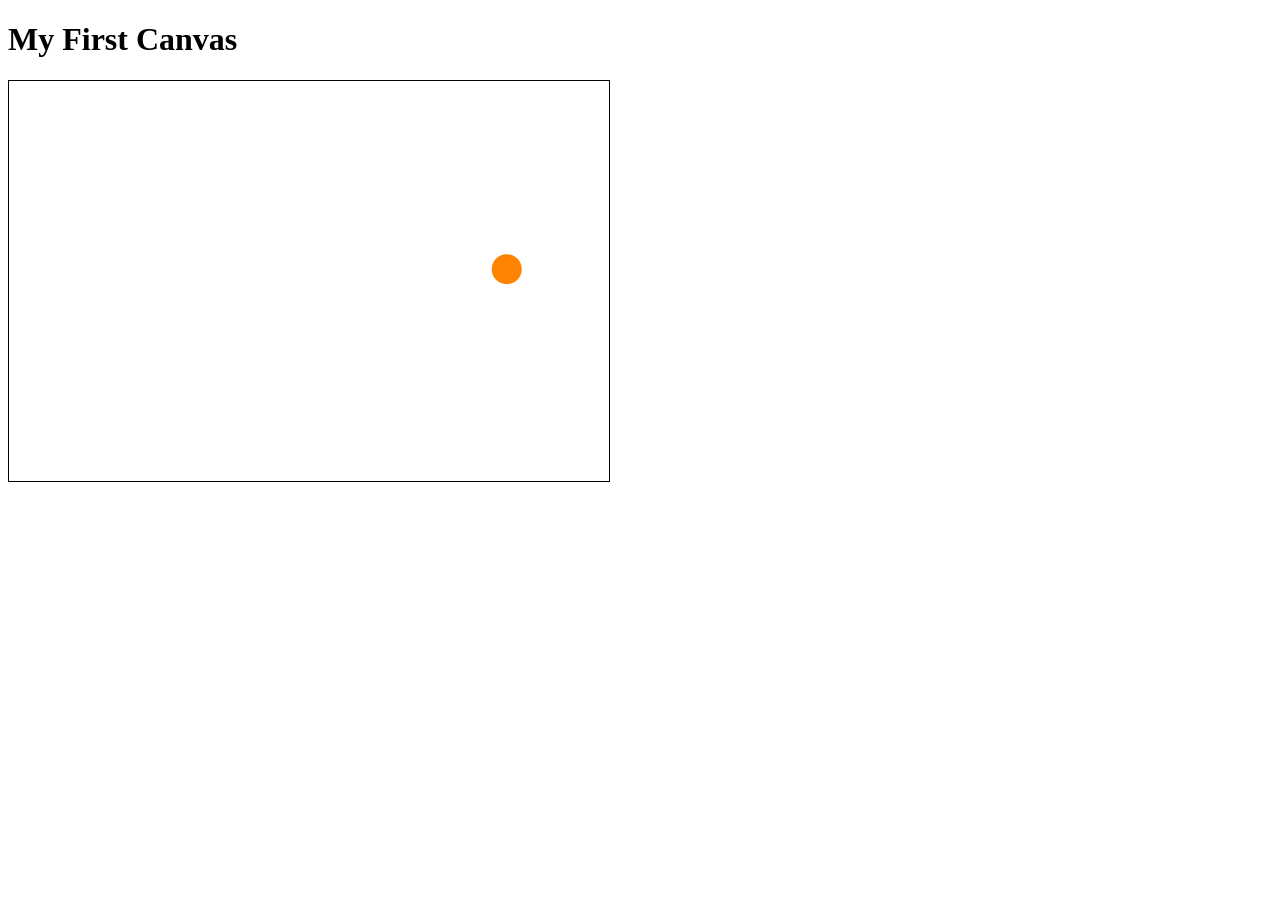
<file: Labs/canvas-practice/index.html>
<!DOCTYPE html>
<html lang="en">
<head>
  <meta charset="utf-8">
  <title>Canvas Practice</title>
</head>
<body>

  <h1>My First Canvas</h1>

  <canvas id="stage" width="600" height="400"
          style="border: 1px solid black; background: white;"></canvas>

  <script src="main.js"></script>

</body>
</html>
</file>
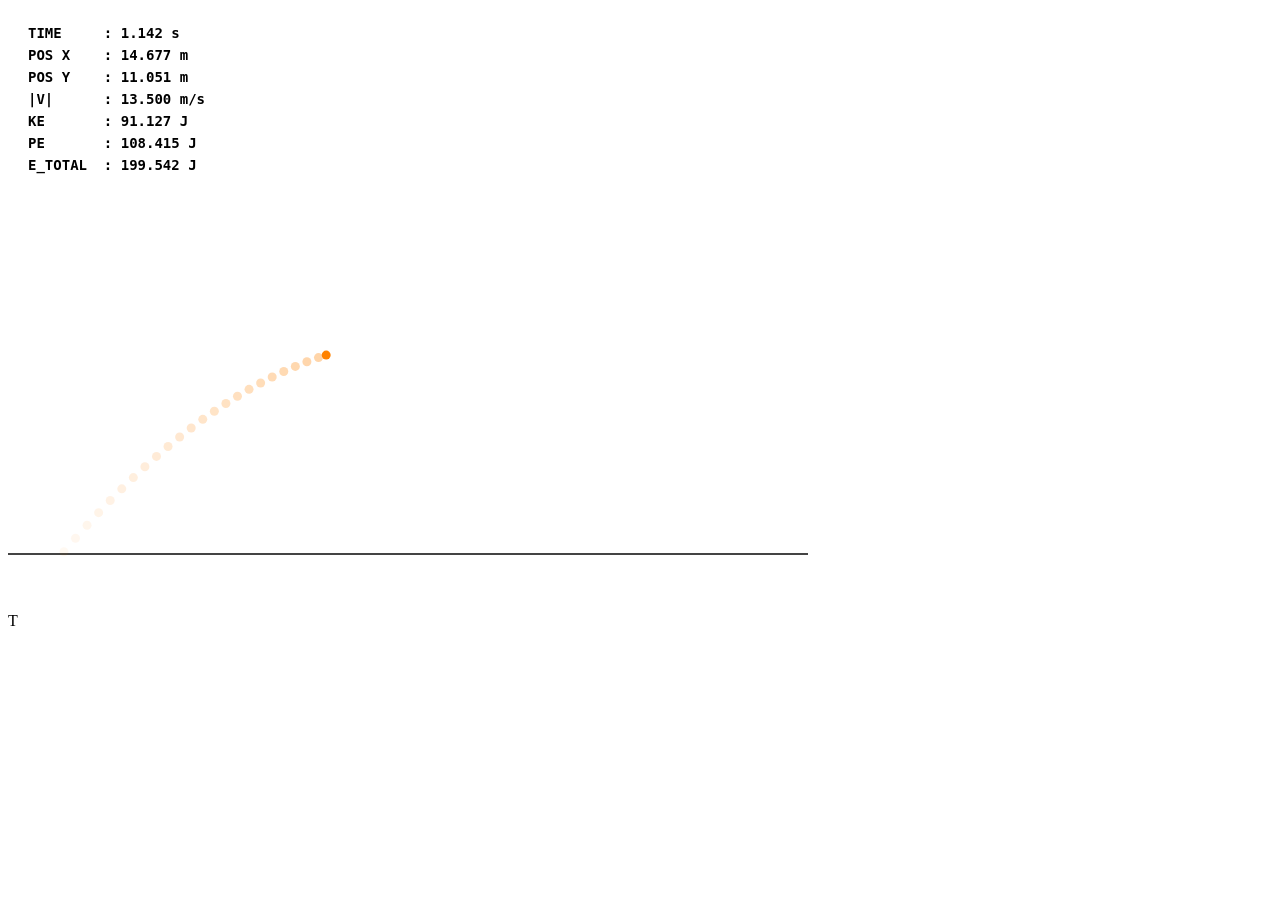
<file: Labs/Lab08/index.html>
<!DOCTYPE html>
<html lang="en">
<head>
  <meta charset="UTF-8">
  <title>My Simulation</title>
  <link rel="stylesheet" href="style.css">
</head>
<body>
  <canvas id="sim" width="800" height="600"></canvas>
  <div id="metrics">T</div>
  <script type="module" src="main.js"></script>
</body>
</html>
</file>
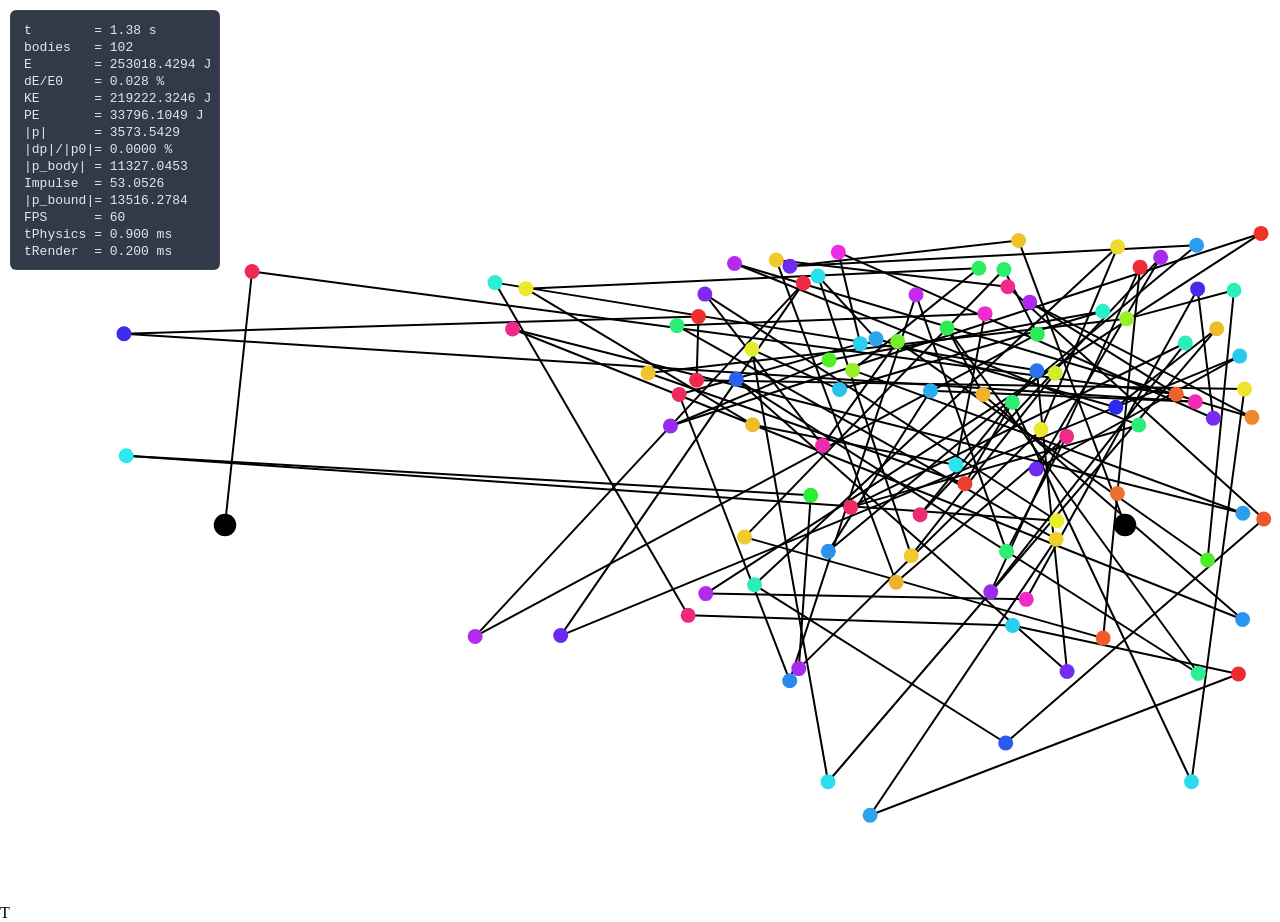
<file: Labs/Lab09/index.html>
<!DOCTYPE html>
<html lang="en">
<head>
  <meta charset="UTF-8">
  <title>My Simulation</title>
  <link rel="stylesheet" href="style.css">
</head>
<body>
  <canvas id="sim" width="800" height="600"></canvas>
  <div id="metrics">T</div>
  <script type="module" src="scene3.js"></script>
</body>
</html>
</file>
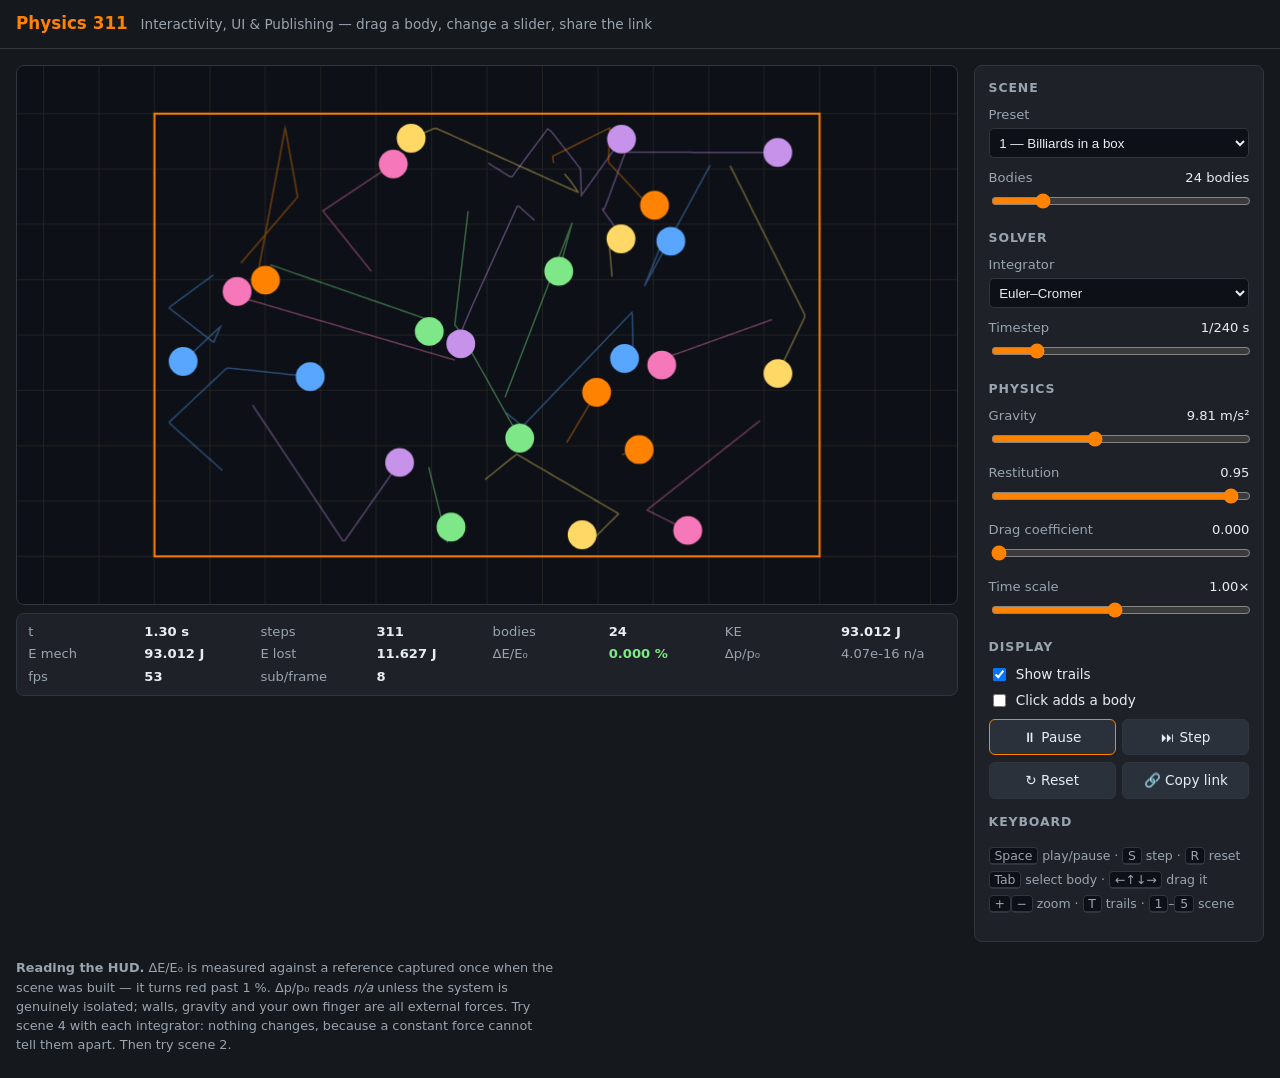
<file: Labs/Lab10/index.html>
<!DOCTYPE html>
<html lang="en">
<head>
<meta charset="utf-8">
<meta name="viewport" content="width=device-width,initial-scale=1">
<title>Interactive Physics Simulation</title>
<link rel="stylesheet" href="styles.css">
</head>
<body>

<header>
  <h1>Physics 311</h1>
  <span class="sub">Interactivity, UI &amp; Publishing &mdash; drag a body, change a slider, share the link</span>
</header>

<div class="layout">

  <main class="stage">
    <canvas id="sim" tabindex="0" role="img"
            aria-label="Physics simulation. Use Tab to select a body and the arrow keys to drag it."></canvas>
    <div id="hud" role="status" aria-live="off"></div>
    <p id="live" class="sr-only" role="status" aria-live="polite"></p>
  </main>

  <aside class="panel" aria-label="Simulation controls">

    <h2>Scene</h2>
    <div class="row">
      <label for="scene">Preset</label>
      <select id="scene">
        <option value="billiards">1 &mdash; Billiards in a box</option>
        <option value="chain">2 &mdash; Spring chain</option>
        <option value="orbits">3 &mdash; N-body orbits</option>
        <option value="projectile">4 &mdash; Projectile (control case)</option>
        <option value="pendulums">5 &mdash; Pendulum row</option>
      </select>
    </div>
    <div class="row">
      <label for="count">Bodies <output id="count-out"></output></label>
      <input type="range" id="count" min="3" max="120" step="1" value="24">
    </div>

    <h2>Solver</h2>
    <div class="row">
      <label for="integrator">Integrator</label>
      <select id="integrator">
        <option value="euler">Euler (explicit)</option>
        <option value="cromer">Euler&ndash;Cromer</option>
        <option value="verlet">Velocity Verlet</option>
      </select>
    </div>
    <div class="row">
      <label for="dt">Timestep <output id="dt-out"></output></label>
      <input type="range" id="dt" min="0.001" max="0.02" step="0.001" value="0.004">
    </div>

    <h2>Physics</h2>
    <div class="row">
      <label for="grav">Gravity <output id="grav-out"></output></label>
      <input type="range" id="grav" min="0" max="25" step="0.01" value="9.81">
    </div>
    <div class="row">
      <label for="rest">Restitution <output id="rest-out"></output></label>
      <input type="range" id="rest" min="0" max="1" step="0.01" value="0.95">
    </div>
    <div class="row">
      <label for="drag">Drag coefficient <output id="drag-out"></output></label>
      <input type="range" id="drag" min="0" max="0.2" step="0.001" value="0">
    </div>
    <div class="row">
      <label for="speed">Time scale <output id="speed-out"></output></label>
      <input type="range" id="speed" min="0.1" max="2" step="0.05" value="1">
    </div>

    <h2>Display</h2>
    <label class="check"><input type="checkbox" id="trails" checked> Show trails</label>
    <label class="check"><input type="checkbox" id="spawn"> Click adds a body</label>

    <div class="btns">
      <button id="btn-play"  aria-pressed="true">&#9208; Pause</button>
      <button id="btn-step">&#9197; Step</button>
      <button id="btn-reset">&#8635; Reset</button>
      <button id="btn-link">&#128279; Copy link</button>
    </div>

    <h2>Keyboard</h2>
    <p class="keys">
      <kbd>Space</kbd> play/pause &middot; <kbd>S</kbd> step &middot; <kbd>R</kbd> reset<br>
      <kbd>Tab</kbd> select body &middot; <kbd>&larr;&uarr;&darr;&rarr;</kbd> drag it<br>
      <kbd>+</kbd><kbd>&minus;</kbd> zoom &middot; <kbd>T</kbd> trails &middot; <kbd>1</kbd>&ndash;<kbd>5</kbd> scene
    </p>
  </aside>
</div>

<footer>
  <strong>Reading the HUD.</strong> &Delta;E/E&#8320; is measured against a reference captured
  once when the scene was built &mdash; it turns red past 1&nbsp;%. &Delta;p/p&#8320; reads
  <em>n/a</em> unless the system is genuinely isolated; walls, gravity and your own
  finger are all external forces. Try scene&nbsp;4 with each integrator: nothing changes,
  because a constant force cannot tell them apart. Then try scene&nbsp;2.
</footer>

<script type="module" src="main.js"></script>
</body>
</html>
</file>
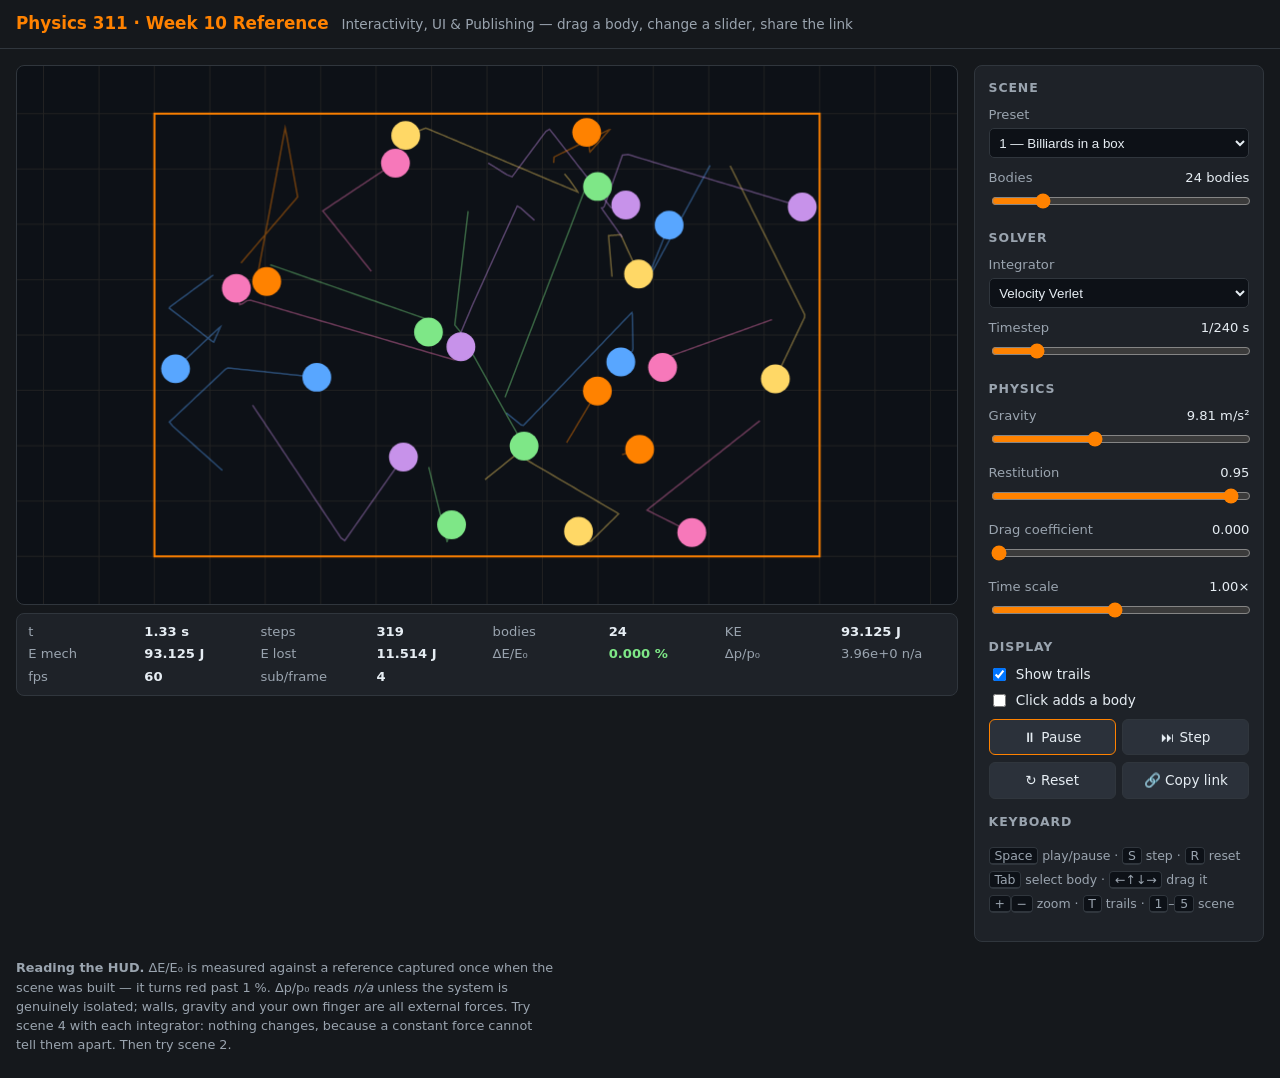
<file: Labs/ref10/week10_interactive_reference/index.html>
<!DOCTYPE html>
<html lang="en">
<head>
<meta charset="utf-8">
<meta name="viewport" content="width=device-width,initial-scale=1">
<title>Week 10 Reference — Interactive Physics Simulation</title>
<link rel="stylesheet" href="styles.css">
</head>
<body>

<header>
  <h1>Physics 311 &middot; Week 10 Reference</h1>
  <span class="sub">Interactivity, UI &amp; Publishing &mdash; drag a body, change a slider, share the link</span>
</header>

<div class="layout">

  <main class="stage">
    <!-- tabindex makes the canvas focusable so keyboard users can reach it -->
    <canvas id="sim" tabindex="0" role="img"
            aria-label="Physics simulation. Use Tab to select a body and the arrow keys to drag it."></canvas>
    <div id="hud" role="status" aria-live="off"></div>
    <!-- polite live region: announces state changes without stealing focus -->
    <p id="live" class="sr-only" role="status" aria-live="polite"></p>
  </main>

  <aside class="panel" aria-label="Simulation controls">

    <h2>Scene</h2>
    <div class="row">
      <label for="scene">Preset</label>
      <select id="scene">
        <option value="billiards">1 &mdash; Billiards in a box</option>
        <option value="chain">2 &mdash; Spring chain</option>
        <option value="orbits">3 &mdash; N-body orbits</option>
        <option value="projectile">4 &mdash; Projectile (control case)</option>
        <option value="pendulums">5 &mdash; Pendulum row</option>
      </select>
    </div>
    <div class="row">
      <label for="count">Bodies <output id="count-out"></output></label>
      <input type="range" id="count" min="3" max="120" step="1" value="24">
    </div>

    <h2>Solver</h2>
    <div class="row">
      <label for="integrator">Integrator</label>
      <select id="integrator">
        <option value="euler">Euler (explicit)</option>
        <option value="ec">Euler&ndash;Cromer</option>
        <option value="verlet">Velocity Verlet</option>
      </select>
    </div>
    <div class="row">
      <label for="dt">Timestep <output id="dt-out"></output></label>
      <input type="range" id="dt" min="0.001" max="0.02" step="0.001" value="0.004">
    </div>

    <h2>Physics</h2>
    <div class="row">
      <label for="grav">Gravity <output id="grav-out"></output></label>
      <input type="range" id="grav" min="0" max="25" step="0.01" value="9.81">
    </div>
    <div class="row">
      <label for="rest">Restitution <output id="rest-out"></output></label>
      <input type="range" id="rest" min="0" max="1" step="0.01" value="0.95">
    </div>
    <div class="row">
      <label for="drag">Drag coefficient <output id="drag-out"></output></label>
      <input type="range" id="drag" min="0" max="0.2" step="0.001" value="0">
    </div>
    <div class="row">
      <label for="speed">Time scale <output id="speed-out"></output></label>
      <input type="range" id="speed" min="0.1" max="2" step="0.05" value="1">
    </div>

    <h2>Display</h2>
    <label class="check"><input type="checkbox" id="trails" checked> Show trails</label>
    <label class="check"><input type="checkbox" id="spawn"> Click adds a body</label>

    <div class="btns">
      <button id="btn-play"  aria-pressed="true">&#9208; Pause</button>
      <button id="btn-step">&#9197; Step</button>
      <button id="btn-reset">&#8635; Reset</button>
      <button id="btn-link">&#128279; Copy link</button>
    </div>

    <h2>Keyboard</h2>
    <p class="keys">
      <kbd>Space</kbd> play/pause &middot; <kbd>S</kbd> step &middot; <kbd>R</kbd> reset<br>
      <kbd>Tab</kbd> select body &middot; <kbd>&larr;&uarr;&darr;&rarr;</kbd> drag it<br>
      <kbd>+</kbd><kbd>&minus;</kbd> zoom &middot; <kbd>T</kbd> trails &middot; <kbd>1</kbd>&ndash;<kbd>5</kbd> scene
    </p>
  </aside>
</div>

<footer>
  <strong>Reading the HUD.</strong> &Delta;E/E&#8320; is measured against a reference captured
  once when the scene was built &mdash; it turns red past 1&nbsp;%. &Delta;p/p&#8320; reads
  <em>n/a</em> unless the system is genuinely isolated; walls, gravity and your own
  finger are all external forces. Try scene&nbsp;4 with each integrator: nothing changes,
  because a constant force cannot tell them apart. Then try scene&nbsp;2.
</footer>

<script type="module" src="src/main.js"></script>
</body>
</html>
</file>
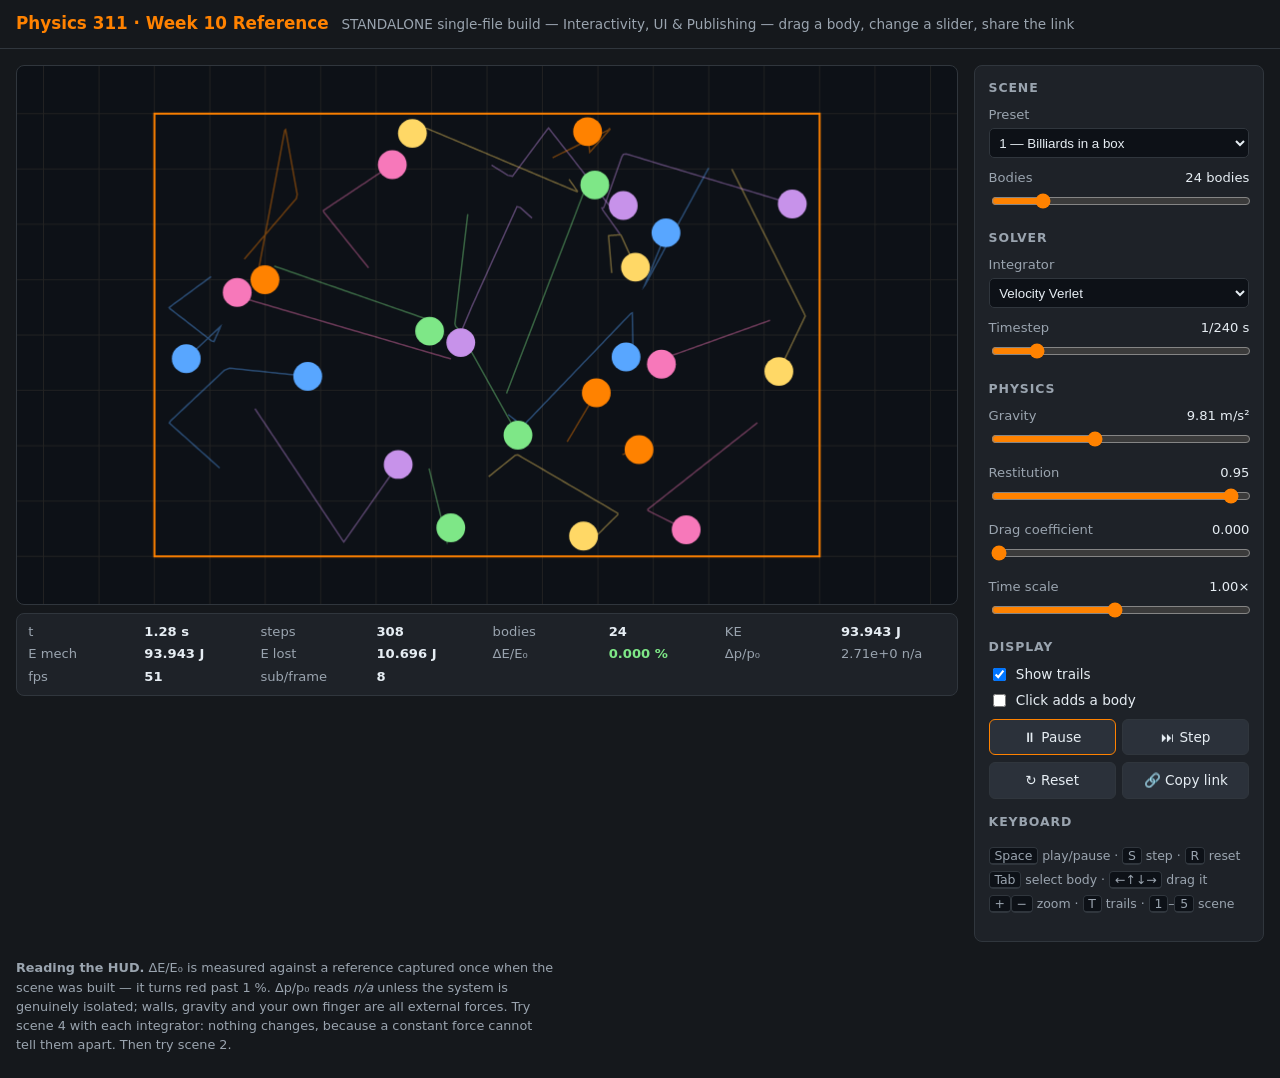
<file: Labs/ref10/week10_interactive_reference/standalone.html>
<!DOCTYPE html>
<html lang="en">
<head>
<meta charset="utf-8">
<meta name="viewport" content="width=device-width,initial-scale=1">
<title>Week 10 Reference (standalone) — Interactive Physics Simulation</title>
<style>
:root{
  --ut-orange:#ff8200; --bg:#15181c; --panel:#1e2228; --line:#30363d;
  --ink:#e6edf3; --dim:#9aa4af; --ok:#7ee787; --bad:#ff6b6b;
}
*{box-sizing:border-box}
html,body{margin:0;height:100%}
body{
  background:var(--bg); color:var(--ink);
  font:15px/1.5 system-ui,-apple-system,"Segoe UI",Roboto,sans-serif;
}
header{
  padding:.7rem 1rem; border-bottom:1px solid var(--line);
  display:flex; align-items:baseline; gap:.8rem; flex-wrap:wrap;
}
header h1{font-size:1.05rem;margin:0;color:var(--ut-orange)}
header .sub{color:var(--dim);font-size:.85rem}

.layout{display:grid;grid-template-columns:1fr 290px;gap:1rem;padding:1rem;align-items:start}
@media (max-width:860px){.layout{grid-template-columns:1fr}}

.stage{min-width:0}
canvas{
  width:100%; height:min(60vh,560px); display:block;
  background:#0d1117; border:1px solid var(--line); border-radius:8px;
  touch-action:none;            /* stop the page scrolling under a drag */
  cursor:crosshair;
}
canvas.grabbing{cursor:grabbing}
canvas:focus-visible{outline:3px solid var(--ut-orange);outline-offset:2px}

#hud{
  margin-top:.5rem; padding:.55rem .7rem; background:var(--panel);
  border:1px solid var(--line); border-radius:8px;
  display:grid; grid-template-columns:repeat(auto-fit,minmax(104px,1fr));
  gap:.15rem .7rem; font-variant-numeric:tabular-nums; font-size:.82rem;
}
#hud .k{color:var(--dim)}
#hud .v{font-weight:600}
#hud .v.ok{color:var(--ok)}
#hud .v.bad{color:var(--bad)}
#hud .v.na{color:var(--dim);font-weight:400}

.panel{
  background:var(--panel); border:1px solid var(--line);
  border-radius:8px; padding:.85rem;
}
.panel h2{font-size:.78rem;letter-spacing:.07em;text-transform:uppercase;
  color:var(--dim);margin:.9rem 0 .45rem}
.panel h2:first-child{margin-top:0}
.row{margin-bottom:.6rem}
.row label{display:flex;justify-content:space-between;font-size:.82rem;
  color:var(--dim);margin-bottom:.2rem}
.row output{color:var(--ink);font-variant-numeric:tabular-nums}
input[type=range]{width:100%;accent-color:var(--ut-orange)}
select{width:100%;padding:.35rem;background:#0d1117;color:var(--ink);
  border:1px solid var(--line);border-radius:5px}
.check{display:flex;align-items:center;gap:.45rem;font-size:.85rem;margin-bottom:.35rem}
.btns{display:grid;grid-template-columns:1fr 1fr;gap:.4rem;margin-top:.5rem}
button{
  padding:.45rem .5rem;border:1px solid var(--line);border-radius:6px;
  background:#2b313a;color:var(--ink);font:inherit;font-size:.85rem;cursor:pointer;
}
button:hover{background:#39414c}
button:focus-visible{outline:3px solid var(--ut-orange);outline-offset:2px}
button[aria-pressed=true]{border-color:var(--ut-orange)}

kbd{background:#0d1117;border:1px solid var(--line);border-bottom-width:2px;
  border-radius:4px;padding:0 .3rem;font:inherit;font-size:.78rem}
.keys{font-size:.78rem;color:var(--dim);line-height:1.9}
.sr-only{position:absolute;width:1px;height:1px;overflow:hidden;clip:rect(0 0 0 0);
  white-space:nowrap}
footer{padding:0 1rem 1.5rem;color:var(--dim);font-size:.8rem;max-width:70ch}
a{color:var(--ut-orange)}
@media (prefers-reduced-motion:reduce){*{transition:none!important}}

</style>
</head>
<body>

<header>
  <h1>Physics 311 &middot; Week 10 Reference</h1>
  <span class="sub">STANDALONE single-file build &mdash; Interactivity, UI &amp; Publishing &mdash; drag a body, change a slider, share the link</span>
</header>

<div class="layout">

  <main class="stage">
    <!-- tabindex makes the canvas focusable so keyboard users can reach it -->
    <canvas id="sim" tabindex="0" role="img"
            aria-label="Physics simulation. Use Tab to select a body and the arrow keys to drag it."></canvas>
    <div id="hud" role="status" aria-live="off"></div>
    <!-- polite live region: announces state changes without stealing focus -->
    <p id="live" class="sr-only" role="status" aria-live="polite"></p>
  </main>

  <aside class="panel" aria-label="Simulation controls">

    <h2>Scene</h2>
    <div class="row">
      <label for="scene">Preset</label>
      <select id="scene">
        <option value="billiards">1 &mdash; Billiards in a box</option>
        <option value="chain">2 &mdash; Spring chain</option>
        <option value="orbits">3 &mdash; N-body orbits</option>
        <option value="projectile">4 &mdash; Projectile (control case)</option>
        <option value="pendulums">5 &mdash; Pendulum row</option>
      </select>
    </div>
    <div class="row">
      <label for="count">Bodies <output id="count-out"></output></label>
      <input type="range" id="count" min="3" max="120" step="1" value="24">
    </div>

    <h2>Solver</h2>
    <div class="row">
      <label for="integrator">Integrator</label>
      <select id="integrator">
        <option value="euler">Euler (explicit)</option>
        <option value="ec">Euler&ndash;Cromer</option>
        <option value="verlet">Velocity Verlet</option>
      </select>
    </div>
    <div class="row">
      <label for="dt">Timestep <output id="dt-out"></output></label>
      <input type="range" id="dt" min="0.001" max="0.02" step="0.001" value="0.004">
    </div>

    <h2>Physics</h2>
    <div class="row">
      <label for="grav">Gravity <output id="grav-out"></output></label>
      <input type="range" id="grav" min="0" max="25" step="0.01" value="9.81">
    </div>
    <div class="row">
      <label for="rest">Restitution <output id="rest-out"></output></label>
      <input type="range" id="rest" min="0" max="1" step="0.01" value="0.95">
    </div>
    <div class="row">
      <label for="drag">Drag coefficient <output id="drag-out"></output></label>
      <input type="range" id="drag" min="0" max="0.2" step="0.001" value="0">
    </div>
    <div class="row">
      <label for="speed">Time scale <output id="speed-out"></output></label>
      <input type="range" id="speed" min="0.1" max="2" step="0.05" value="1">
    </div>

    <h2>Display</h2>
    <label class="check"><input type="checkbox" id="trails" checked> Show trails</label>
    <label class="check"><input type="checkbox" id="spawn"> Click adds a body</label>

    <div class="btns">
      <button id="btn-play"  aria-pressed="true">&#9208; Pause</button>
      <button id="btn-step">&#9197; Step</button>
      <button id="btn-reset">&#8635; Reset</button>
      <button id="btn-link">&#128279; Copy link</button>
    </div>

    <h2>Keyboard</h2>
    <p class="keys">
      <kbd>Space</kbd> play/pause &middot; <kbd>S</kbd> step &middot; <kbd>R</kbd> reset<br>
      <kbd>Tab</kbd> select body &middot; <kbd>&larr;&uarr;&darr;&rarr;</kbd> drag it<br>
      <kbd>+</kbd><kbd>&minus;</kbd> zoom &middot; <kbd>T</kbd> trails &middot; <kbd>1</kbd>&ndash;<kbd>5</kbd> scene
    </p>
  </aside>
</div>

<footer>
  <strong>Reading the HUD.</strong> &Delta;E/E&#8320; is measured against a reference captured
  once when the scene was built &mdash; it turns red past 1&nbsp;%. &Delta;p/p&#8320; reads
  <em>n/a</em> unless the system is genuinely isolated; walls, gravity and your own
  finger are all external forces. Try scene&nbsp;4 with each integrator: nothing changes,
  because a constant force cannot tell them apart. Then try scene&nbsp;2.
</footer>

<script type="module">
/* ===== src/engine/Vec2.js ===== */
// Vec2.js — minimal 2D vector. Pure math: no DOM, no canvas.
class Vec2 {
  constructor(x = 0, y = 0) { this.x = x; this.y = y; }

  clone()        { return new Vec2(this.x, this.y); }
  set(x, y)      { this.x = x; this.y = y; return this; }
  copy(v)        { this.x = v.x; this.y = v.y; return this; }

  add(v)         { return new Vec2(this.x + v.x, this.y + v.y); }
  sub(v)         { return new Vec2(this.x - v.x, this.y - v.y); }
  mul(s)         { return new Vec2(this.x * s, this.y * s); }

  addTo(v)       { this.x += v.x; this.y += v.y; return this; }   // in place
  mulTo(s)       { this.x *= s;   this.y *= s;   return this; }   // in place

  dot(v)         { return this.x * v.x + this.y * v.y; }
  cross(v)       { return this.x * v.y - this.y * v.x; }          // scalar z-component
  len()          { return Math.hypot(this.x, this.y); }
  len2()         { return this.x * this.x + this.y * this.y; }

  norm() {
    const L = this.len();
    return L > 1e-12 ? new Vec2(this.x / L, this.y / L) : new Vec2(0, 0);
  }

  static zero()  { return new Vec2(0, 0); }
}

/* ===== src/engine/Body.js ===== */
// Body.js — one simulated object. Carries NO drawing information beyond a colour tag.

let _nextId = 1;

class Body {
  constructor({ pos, vel = Vec2.zero(), mass = 1, radius = 0.25,
                fixed = false, color = '#ff8200', tag = '' } = {}) {
    this.id      = _nextId++;
    this.pos     = pos.clone();
    this.vel     = vel.clone();
    this.acc     = Vec2.zero();
    this.force   = Vec2.zero();
    this.mass    = mass;
    this.invMass = fixed ? 0 : 1 / mass;
    this.radius  = radius;
    this.fixed   = fixed;
    this.color   = color;
    this.tag     = tag;
  }

  clearForce()      { this.force.set(0, 0); }
  applyForce(F)     { this.force.addTo(F); }

  kinetic()         { return 0.5 * this.mass * this.vel.len2(); }
  momentum()        { return this.vel.mul(this.mass); }

  static resetIds() { _nextId = 1; }   // called by World.reset() for determinism
}

/* ===== src/engine/Integrators.js ===== */
// Integrators.js — swappable time-steppers. Each takes (world, dt).
// Contract: on entry every body's force is stale; the stepper calls
// world.accumulateForces() whenever it needs fresh accelerations.

function setAcc(bodies) {
  for (const b of bodies) {
    b.acc.set(b.force.x * b.invMass, b.force.y * b.invMass);
  }
}

const Euler = {
  name: 'euler',
  label: 'Euler (explicit)',
  step(world, dt) {
    world.accumulateForces();
    setAcc(world.bodies);
    for (const b of world.bodies) {
      if (b.fixed) continue;
      b.pos.x += b.vel.x * dt;          // old velocity
      b.pos.y += b.vel.y * dt;
      b.vel.x += b.acc.x * dt;
      b.vel.y += b.acc.y * dt;
    }
  }
};

const EulerCromer = {
  name: 'ec',
  label: 'Euler-Cromer (symplectic)',
  step(world, dt) {
    world.accumulateForces();
    setAcc(world.bodies);
    for (const b of world.bodies) {
      if (b.fixed) continue;
      b.vel.x += b.acc.x * dt;
      b.vel.y += b.acc.y * dt;
      b.pos.x += b.vel.x * dt;          // NEW velocity
      b.pos.y += b.vel.y * dt;
    }
  }
};

const Verlet = {
  name: 'verlet',
  label: 'Velocity Verlet (symplectic)',
  step(world, dt) {
    world.accumulateForces();
    setAcc(world.bodies);
    const half = [];
    for (const b of world.bodies) {
      if (b.fixed) { half.push(null); continue; }
      const vhx = b.vel.x + 0.5 * b.acc.x * dt;
      const vhy = b.vel.y + 0.5 * b.acc.y * dt;
      b.pos.x += vhx * dt;
      b.pos.y += vhy * dt;
      half.push([vhx, vhy]);
    }
    world.accumulateForces();
    setAcc(world.bodies);
    world.bodies.forEach((b, i) => {
      if (b.fixed) return;
      b.vel.x = half[i][0] + 0.5 * b.acc.x * dt;
      b.vel.y = half[i][1] + 0.5 * b.acc.y * dt;
    });
  }
};

const INTEGRATORS = { euler: Euler, ec: EulerCromer, verlet: Verlet };

/* ===== src/engine/Forces.js ===== */
// Forces.js — every force is an object with apply(bodies, t).
// WEEK 10 KEY IDEA: user input is just another Force. PointerSpring lives
// here, in engine/, and knows nothing about mice, pixels, or the DOM. The UI
// layer only ever writes a world-coordinate target into it.

class UniformGravity {
  constructor(g = 9.81) { this.g = g; this.enabled = true; }
  apply(bodies) {
    if (!this.enabled) return;
    for (const b of bodies) {
      if (b.fixed) continue;
      b.applyForce(new Vec2(0, -b.mass * this.g));
    }
  }
  energy(bodies) {                       // potential energy bookkeeping
    if (!this.enabled) return 0;
    let U = 0;
    for (const b of bodies) U += b.mass * this.g * b.pos.y;
    return U;
  }
}

class QuadraticDrag {
  constructor(c = 0.0) { this.c = c; this.enabled = true; }
  apply(bodies) {
    if (!this.enabled || this.c === 0) return;
    for (const b of bodies) {
      if (b.fixed) continue;
      const s = b.vel.len();
      if (s < 1e-12) continue;
      b.applyForce(b.vel.mul(-this.c * s));
    }
  }
  energy() { return 0; }                 // dissipative: tracked as lost work
  dissipation(bodies) {                  // power removed, for the energy ledger
    let P = 0;
    if (!this.enabled || this.c === 0) return 0;
    for (const b of bodies) {
      if (b.fixed) continue;
      const s = b.vel.len();
      P += this.c * s * s * s;
    }
    return P;
  }
}

class Spring {
  // Hookean link between two bodies. Equal and opposite by construction.
  constructor(a, b, k = 40, rest = 1, damp = 0) {
    this.a = a; this.b = b; this.k = k; this.rest = rest; this.damp = damp;
    this.enabled = true;
  }
  apply() {
    if (!this.enabled) return;
    const d = this.b.pos.sub(this.a.pos);
    const L = d.len();
    if (L < 1e-12) return;
    const n = d.mul(1 / L);
    const relv = this.b.vel.sub(this.a.vel).dot(n);
    const mag = this.k * (L - this.rest) + this.damp * relv;
    const F = n.mul(mag);
    this.a.applyForce(F);
    this.b.applyForce(F.mul(-1));        // Newton's third law, structurally
  }
  energy() {
    if (!this.enabled) return 0;
    const L = this.b.pos.sub(this.a.pos).len();
    return 0.5 * this.k * (L - this.rest) ** 2;
  }
}

class NewtonGravity {
  constructor(G = 1.0, soft = 0.02) { this.G = G; this.soft = soft; this.enabled = true; }
  apply(bodies) {
    if (!this.enabled) return;
    for (let i = 0; i < bodies.length; i++) {
      for (let j = i + 1; j < bodies.length; j++) {
        const a = bodies[i], b = bodies[j];
        const d = b.pos.sub(a.pos);
        const r2 = d.len2() + this.soft * this.soft;
        const F = d.mul(this.G * a.mass * b.mass / (r2 * Math.sqrt(r2)));
        a.applyForce(F);
        b.applyForce(F.mul(-1));
      }
    }
  }
  energy(bodies) {
    if (!this.enabled) return 0;
    let U = 0;
    for (let i = 0; i < bodies.length; i++)
      for (let j = i + 1; j < bodies.length; j++) {
        const r = Math.sqrt(bodies[j].pos.sub(bodies[i].pos).len2() + this.soft ** 2);
        U -= this.G * bodies[i].mass * bodies[j].mass / r;
      }
    return U;
  }
}

class PointerSpring {
  // The user's finger, modelled as a damped spring to a moving anchor.
  // grabbed === null  -> contributes nothing at all.
  // This is an EXTERNAL force: while active, momentum is NOT conserved.
  // That is physics, not a bug, and validate.js asserts it both ways.
  constructor({ k = 120, damp = 8 } = {}) {
    this.k = k; this.damp = damp;
    this.grabbed = null;                 // a Body, or null
    this.target  = new Vec2(0, 0);       // WORLD coordinates, set by ui/Pointer.js
    this.enabled = true;
  }
  grab(body, worldX, worldY) { this.grabbed = body; this.target.set(worldX, worldY); }
  moveTo(worldX, worldY)     { this.target.set(worldX, worldY); }
  release()                  { this.grabbed = null; }
  get active()               { return this.enabled && this.grabbed !== null; }

  apply() {
    if (!this.active) return;
    const b = this.grabbed;
    if (b.fixed) return;
    const d = this.target.sub(b.pos);
    const F = d.mul(this.k).sub(b.vel.mul(this.damp));
    b.applyForce(F);
  }
  energy() {
    if (!this.active) return 0;
    return 0.5 * this.k * this.target.sub(this.grabbed.pos).len2();
  }
}

/* ===== src/engine/Collisions.js ===== */
// Collisions.js — circle/circle detection + impulse response, and wall bounces.
// Walls are EXTERNAL: they break momentum conservation on purpose.

function resolvePair(a, b, e) {
  const d  = b.pos.sub(a.pos);
  const L  = d.len();
  const R  = a.radius + b.radius;
  if (L >= R || L < 1e-12) return false;

  const n  = d.mul(1 / L);
  const rv = b.vel.sub(a.vel).dot(n);
  if (rv > 0) return false;              // already separating: do NOT re-resolve

  const invSum = a.invMass + b.invMass;
  if (invSum === 0) return false;

  const j = -(1 + e) * rv / invSum;
  const J = n.mul(j);
  a.vel.addTo(J.mul(-a.invMass));
  b.vel.addTo(J.mul( b.invMass));

  const corr = n.mul((R - L) / invSum * 0.8);   // positional correction,
  a.pos.addTo(corr.mul(-a.invMass));            // split by inverse mass so it
  b.pos.addTo(corr.mul( b.invMass));            // injects no momentum
  return true;
}

function resolveWalls(body, bounds, e) {
  let hit = false;
  const { xmin, xmax, ymin, ymax } = bounds;
  const r = body.radius;
  if (body.pos.x - r < xmin) { body.pos.x = xmin + r; body.vel.x = -body.vel.x * e; hit = true; }
  if (body.pos.x + r > xmax) { body.pos.x = xmax - r; body.vel.x = -body.vel.x * e; hit = true; }
  if (body.pos.y - r < ymin) { body.pos.y = ymin + r; body.vel.y = -body.vel.y * e; hit = true; }
  if (body.pos.y + r > ymax) { body.pos.y = ymax - r; body.vel.y = -body.vel.y * e; hit = true; }
  return hit;
}

class SpatialHash {
  constructor(cell = 1.0) { this.cell = cell; this.map = new Map(); }
  _key(ix, iy) { return ix + ',' + iy; }
  rebuild(bodies) {
    this.map.clear();
    for (const b of bodies) {
      const ix = Math.floor(b.pos.x / this.cell);
      const iy = Math.floor(b.pos.y / this.cell);
      const k = this._key(ix, iy);
      if (!this.map.has(k)) this.map.set(k, []);
      this.map.get(k).push(b);
    }
  }
  candidatePairs(bodies) {
    this.rebuild(bodies);
    const pairs = [];
    const seen = new Set();
    for (const b of bodies) {
      const ix = Math.floor(b.pos.x / this.cell);
      const iy = Math.floor(b.pos.y / this.cell);
      for (let dx = -1; dx <= 1; dx++)
        for (let dy = -1; dy <= 1; dy++) {
          const nb = this.map.get(this._key(ix + dx, iy + dy));
          if (!nb) continue;
          for (const o of nb) {
            if (o.id <= b.id) continue;
            const key = b.id * 100000 + o.id;
            if (seen.has(key)) continue;
            seen.add(key);
            pairs.push([b, o]);
          }
        }
    }
    return pairs;
  }
}

/* ===== src/engine/World.js ===== */
// World.js — owns bodies, forces, the integrator, and the fixed-timestep clock.
// Contains NO reference to canvas, ctx, document, window, or pixels.




class World {
  constructor({ dt = 1 / 240, integrator = 'verlet', restitution = 1.0,
                bounds = null, useHash = false, cell = 1.0 } = {}) {
    this.DT          = dt;               // fixed physics timestep
    this.integrator  = INTEGRATORS[integrator] || Verlet;
    this.restitution = restitution;
    this.bounds      = bounds;           // null = unbounded (isolated system)
    this.useHash     = useHash;
    this.hash        = new SpatialHash(cell);

    this.bodies  = [];
    this.forces  = [];
    this.time    = 0;
    this.steps   = 0;
    this.collisions = 0;
    this.wallHits   = 0;
    this.dissipated = 0;                 // energy removed by drag, cumulative
    this.inelastic  = 0;                 // energy removed by e<1 impacts, cumulative
    this._acc    = 0;                    // leftover accumulator time
    // Is this an ISOLATED system? Only then must total momentum be conserved.
    // Walls, uniform gravity and the pointer spring are all EXTERNAL.
    this.momentumConserved = false;
    this._E0     = null;                 // reference energy, set ONCE
  }

  add(body)        { this.bodies.push(body); return body; }
  addForce(f)      { this.forces.push(f);    return f; }
  find(tag)        { return this.bodies.find(b => b.tag === tag); }
  setIntegrator(n) { this.integrator = INTEGRATORS[n] || this.integrator; }

  accumulateForces() {
    for (const b of this.bodies) b.clearForce();
    for (const f of this.forces) f.apply(this.bodies, this.time);
  }

  step(dt) {
    const drag = this.forces.find(f => f instanceof Object && typeof f.dissipation === 'function');
    if (drag) this.dissipated += drag.dissipation(this.bodies) * dt;

    this.integrator.step(this, dt);

    // Energy ledger: an inelastic impact removes REAL energy. Book it, so the
    // HUD's drift readout measures the INTEGRATOR and not the physics. Without
    // this, e = 0.95 looks identical to a broken solver.
    const Ebefore = this.kinetic() + this.potential();

    const pairs = this.useHash
      ? this.hash.candidatePairs(this.bodies)
      : allPairs(this.bodies);
    for (const [a, b] of pairs)
      if (resolvePair(a, b, this.restitution)) this.collisions++;

    if (this.bounds)
      for (const b of this.bodies)
        if (resolveWalls(b, this.bounds, this.restitution)) this.wallHits++;

    this.inelastic += Ebefore - (this.kinetic() + this.potential());

    this.time  += dt;
    this.steps += 1;
  }

  // Fixed-timestep accumulator. Returns alpha in [0,1) for render interpolation.
  advance(frameSeconds, maxSteps = 8) {
    this._acc += Math.min(frameSeconds, maxSteps * this.DT);  // clamp: no spiral of death
    let n = 0;
    while (this._acc >= this.DT && n < maxSteps) {
      this.step(this.DT);
      this._acc -= this.DT;
      n++;
    }
    return { substeps: n, alpha: this._acc / this.DT };
  }

  // One deterministic substep, for the Step button while paused.
  stepOnce() { this.step(this.DT); return 1; }

  kinetic()   { return this.bodies.reduce((s, b) => s + b.kinetic(), 0); }
  potential() { return this.forces.reduce((s, f) =>
                  s + (typeof f.energy === 'function' ? f.energy(this.bodies) : 0), 0); }
  energy()    { return this.kinetic() + this.potential()
                     + this.dissipated + this.inelastic; }
  mechanical(){ return this.kinetic() + this.potential(); }
  momentum()  { return this.bodies.reduce((p, b) => p.add(b.momentum()), Vec2.zero()); }

  markReference() { this._E0 = this.energy(); this._p0 = this.momentum(); }
  get E0() { return this._E0; }
  get p0() { return this._p0 || Vec2.zero(); }

  driftE() {
    if (this._E0 === null || Math.abs(this._E0) < 1e-12) return 0;
    return (this.energy() - this._E0) / Math.abs(this._E0);
  }
  driftP() {
    const p0 = this.p0.len();
    if (p0 < 1e-12) return this.momentum().len();
    return this.momentum().sub(this.p0).len() / p0;
  }

  // Pick the nearest body whose disc contains (x,y). Pure geometry: the UI
  // layer converts pixels to world coordinates before calling this.
  pick(x, y, slack = 0.0) {
    let best = null, bestD = Infinity;
    for (const b of this.bodies) {
      const d = Math.hypot(b.pos.x - x, b.pos.y - y);
      if (d <= b.radius + slack && d < bestD) { best = b; bestD = d; }
    }
    return best;
  }
}

function allPairs(bodies) {
  const out = [];
  for (let i = 0; i < bodies.length; i++)
    for (let j = i + 1; j < bodies.length; j++) out.push([bodies[i], bodies[j]]);
  return out;
}

/* ===== src/render/Camera.js ===== */
// Camera.js — the ONLY place that knows pixels exist.
// World y points up; canvas y points down. The flip lives here and nowhere else.
class Camera {
  constructor({ cx = 0, cy = 0, scale = 30 } = {}) {
    this.cx = cx; this.cy = cy;          // world point at canvas centre
    this.scale = scale;                  // pixels per metre (CSS pixels)
    this.w = 800; this.h = 500;          // CSS size, updated on resize
  }
  resize(w, h) { this.w = w; this.h = h; }

  toScreen(x, y) {
    return [ (x - this.cx) * this.scale + this.w / 2,
             this.h / 2 - (y - this.cy) * this.scale ];     // <-- the flip
  }
  toWorld(px, py) {
    return [ (px - this.w / 2) / this.scale + this.cx,
             (this.h / 2 - py) / this.scale + this.cy ];    // <-- exact inverse
  }
  // Fit a world rectangle with margin. Used by Reset and by the resize handler.
  fit(xmin, xmax, ymin, ymax, margin = 1.08) {
    const sx = this.w / ((xmax - xmin) * margin);
    const sy = this.h / ((ymax - ymin) * margin);
    this.scale = Math.min(sx, sy);
    this.cx = (xmin + xmax) / 2;
    this.cy = (ymin + ymax) / 2;
  }
}

/* ===== src/render/Renderer.js ===== */
// Renderer.js — draws a World. Reads the world, never mutates it.
class Renderer {
  constructor(canvas, camera) {
    this.canvas = canvas;
    this.ctx    = canvas.getContext('2d');
    this.cam    = camera;
    this.dpr    = 1;
    this.showTrails = true;
    this.trails = new Map();             // body.id -> array of [x,y]
    this.maxTrail = 160;
    this.reducedMotion = false;
  }

  // Handle Retina / high-DPI screens: back the canvas with more device pixels
  // than CSS pixels, then scale the context once so all drawing stays in CSS units.
  resize() {
    const dpr = Math.min(window.devicePixelRatio || 1, 2);
    const rect = this.canvas.getBoundingClientRect();
    const w = Math.max(1, Math.round(rect.width));
    const h = Math.max(1, Math.round(rect.height));
    this.canvas.width  = Math.round(w * dpr);
    this.canvas.height = Math.round(h * dpr);
    this.ctx.setTransform(dpr, 0, 0, dpr, 0, 0);
    this.dpr = dpr;
    this.cam.resize(w, h);
  }

  clearTrails() { this.trails.clear(); }

  recordTrails(world) {
    if (!this.showTrails || this.reducedMotion) return;
    for (const b of world.bodies) {
      if (!this.trails.has(b.id)) this.trails.set(b.id, []);
      const t = this.trails.get(b.id);
      t.push([b.pos.x, b.pos.y]);
      if (t.length > this.maxTrail) t.shift();
    }
  }

  draw(world, { grabbed = null, target = null } = {}) {
    const ctx = this.ctx, cam = this.cam;
    ctx.clearRect(0, 0, cam.w, cam.h);

    this._grid(world);
    if (world.bounds) this._bounds(world.bounds);

    if (this.showTrails && !this.reducedMotion) {
      ctx.lineWidth = 1.5;
      for (const b of world.bodies) {
        const t = this.trails.get(b.id);
        if (!t || t.length < 2) continue;
        ctx.strokeStyle = b.color + '66';
        ctx.beginPath();
        t.forEach(([x, y], i) => {
          const [px, py] = cam.toScreen(x, y);
          i ? ctx.lineTo(px, py) : ctx.moveTo(px, py);
        });
        ctx.stroke();
      }
    }

    for (const f of world.forces)
      if (f.constructor.name === 'Spring' && f.enabled) {
        const [ax, ay] = cam.toScreen(f.a.pos.x, f.a.pos.y);
        const [bx, by] = cam.toScreen(f.b.pos.x, f.b.pos.y);
        ctx.strokeStyle = '#8a8a8a'; ctx.lineWidth = 2;
        ctx.beginPath(); ctx.moveTo(ax, ay); ctx.lineTo(bx, by); ctx.stroke();
      }

    for (const b of world.bodies) {
      const [px, py] = cam.toScreen(b.pos.x, b.pos.y);
      const r = Math.max(2.5, b.radius * cam.scale);
      ctx.beginPath(); ctx.arc(px, py, r, 0, Math.PI * 2);
      ctx.fillStyle = b.color; ctx.fill();
      if (b === grabbed) { ctx.lineWidth = 3; ctx.strokeStyle = '#ffffff'; ctx.stroke(); }
      else if (b.fixed)  { ctx.lineWidth = 2; ctx.strokeStyle = '#333';    ctx.stroke(); }
    }

    if (grabbed && target) {              // the rubber band
      const [gx, gy] = cam.toScreen(grabbed.pos.x, grabbed.pos.y);
      const [tx, ty] = cam.toScreen(target.x, target.y);
      ctx.save();
      ctx.setLineDash([6, 5]); ctx.strokeStyle = '#ffffff'; ctx.lineWidth = 2;
      ctx.beginPath(); ctx.moveTo(gx, gy); ctx.lineTo(tx, ty); ctx.stroke();
      ctx.restore();
    }
  }

  _grid(world) {
    const ctx = this.ctx, cam = this.cam;
    const [x0, y0] = cam.toWorld(0, cam.h);
    const [x1, y1] = cam.toWorld(cam.w, 0);
    let s = 1;
    while ((x1 - x0) / s > 22) s *= 2;
    ctx.strokeStyle = '#242424'; ctx.lineWidth = 1;
    ctx.beginPath();
    for (let x = Math.ceil(x0 / s) * s; x <= x1; x += s) {
      const [px] = cam.toScreen(x, 0); ctx.moveTo(px, 0); ctx.lineTo(px, cam.h);
    }
    for (let y = Math.ceil(y0 / s) * s; y <= y1; y += s) {
      const [, py] = cam.toScreen(0, y); ctx.moveTo(0, py); ctx.lineTo(cam.w, py);
    }
    ctx.stroke();
  }

  _bounds(bn) {
    const ctx = this.ctx, cam = this.cam;
    const [x0, y1] = cam.toScreen(bn.xmin, bn.ymax);
    const [x1, y0] = cam.toScreen(bn.xmax, bn.ymin);
    ctx.strokeStyle = '#ff8200'; ctx.lineWidth = 2;
    ctx.strokeRect(x0, y1, x1 - x0, y0 - y1);
  }
}

/* ===== src/render/HUD.js ===== */
// HUD.js — the honesty instrument. Reports drift against a reference captured
// ONCE at scene build time. If you recompute E0 every frame you will always
// read 0.000% and learn nothing (see Exam Q22).
class HUD {
  constructor(el) { this.el = el; this.fps = 60; this._last = null; }

  tick(now) {
    if (this._last !== null) {
      const inst = 1000 / Math.max(1e-6, now - this._last);
      this.fps = this.fps * 0.9 + inst * 0.1;
    }
    this._last = now;
  }

  update(world, { substeps = 0, paused = false } = {}) {
    const dE = world.driftE();
    const dP = world.driftP();
    const bad = Math.abs(dE) > 0.01;
    const expectP = world.momentumConserved && !(world.pointer && world.pointer.active);
    const badP = expectP && dP > 1e-6;
    this.el.innerHTML = `
      <span class="k">t</span><span class="v">${world.time.toFixed(2)} s</span>
      <span class="k">steps</span><span class="v">${world.steps}</span>
      <span class="k">bodies</span><span class="v">${world.bodies.length}</span>
      <span class="k">KE</span><span class="v">${world.kinetic().toFixed(3)} J</span>
      <span class="k">E mech</span><span class="v">${world.mechanical().toFixed(3)} J</span>
      <span class="k">E lost</span><span class="v">${(world.inelastic + world.dissipated).toFixed(3)} J</span>
      <span class="k">&Delta;E/E&#8320;</span>
      <span class="v ${bad ? 'bad' : 'ok'}">${(dE * 100).toFixed(3)} %</span>
      <span class="k">&Delta;p/p&#8320;</span>
      <span class="v ${badP ? 'bad' : (expectP ? 'ok' : 'na')}" title="${expectP ? 'isolated system: must hold' : 'external forces present: not expected to hold'}">${dP.toExponential(2)}${expectP ? '' : ' n/a'}</span>
      <span class="k">fps</span><span class="v">${this.fps.toFixed(0)}</span>
      <span class="k">sub/frame</span><span class="v">${substeps}${paused ? ' (paused)' : ''}</span>`;
    // Screen readers: announce only the physics honesty numbers, not fps.
    this.el.setAttribute('aria-label',
      `time ${world.time.toFixed(1)} seconds, energy drift ${(dE*100).toFixed(2)} percent`);
  }
}

/* ===== src/ui/Controls.js ===== */
// Controls.js — binds the HTML control panel to the simulation state.
// Pattern: the panel NEVER touches world.bodies directly. It writes to a plain
// state object and calls back. That keeps "what the user asked for" separate
// from "what the engine is doing", which is what makes Reset and permalinks work.
class Controls {
  constructor(state, { onChange, onRebuild, onAction }) {
    this.state = state;
    this.onChange = onChange; this.onRebuild = onRebuild; this.onAction = onAction;
    this._wire();
    this.syncToDOM();
  }

  $(id) { return document.getElementById(id); }

  _wire() {
    const s = this.state;

    // Sliders: 'input' fires live while dragging; each has a visible readout
    // and aria-valuetext so a screen reader announces units, not bare numbers.
    const slider = (id, key, fmt, rebuild = false) => {
      const el = this.$(id), out = this.$(id + '-out');
      el.addEventListener('input', () => {
        s[key] = parseFloat(el.value);
        out.textContent = fmt(s[key]);
        el.setAttribute('aria-valuetext', fmt(s[key]));
        rebuild ? this.onRebuild() : this.onChange();
      });
    };
    slider('dt',    'dt',          v => `1/${Math.round(1 / v)} s`, true);
    slider('rest',  'restitution', v => v.toFixed(2));
    slider('grav',  'gravity',     v => `${v.toFixed(2)} m/s²`);
    slider('drag',  'drag',        v => v.toFixed(3));
    slider('speed', 'speed',       v => `${v.toFixed(2)}×`);
    slider('count', 'count',       v => `${v} bodies`, true);

    this.$('integrator').addEventListener('change', e => {
      s.integrator = e.target.value; this.onChange();
    });
    this.$('scene').addEventListener('change', e => {
      s.scene = e.target.value; this.onRebuild();
    });

    this.$('trails').addEventListener('change', e => {
      s.trails = e.target.checked; this.onChange();
    });
    this.$('spawn').addEventListener('change', e => {
      s.spawnMode = e.target.checked; this.onChange();
    });

    for (const [id, act] of [['btn-play','togglePause'], ['btn-step','stepOnce'],
                             ['btn-reset','reset'], ['btn-link','copyLink']])
      this.$(id).addEventListener('click', () => this.onAction(act));
  }

  // One-way sync: state object -> DOM. Called on load and after a permalink read,
  // so the panel can never disagree with the simulation.
  syncToDOM() {
    const s = this.state, set = (id, v) => { const e = this.$(id); if (e) e.value = v; };
    set('dt', s.dt); set('rest', s.restitution); set('grav', s.gravity);
    set('drag', s.drag); set('speed', s.speed); set('count', s.count);
    set('integrator', s.integrator); set('scene', s.scene);
    this.$('trails').checked = s.trails;
    this.$('spawn').checked  = s.spawnMode;
    const put = (id, t) => { const e = this.$(id + '-out'); if (e) e.textContent = t; };
    put('dt', `1/${Math.round(1 / s.dt)} s`);
    put('rest', s.restitution.toFixed(2));
    put('grav', `${s.gravity.toFixed(2)} m/s²`);
    put('drag', s.drag.toFixed(3));
    put('speed', `${s.speed.toFixed(2)}×`);
    put('count', `${s.count} bodies`);
  }

  setPlayLabel(paused) {
    const b = this.$('btn-play');
    b.textContent = paused ? '▶ Play' : '⏸ Pause';
    b.setAttribute('aria-pressed', String(!paused));
  }
}

/* ===== src/ui/Pointer.js ===== */
// Pointer.js — converts pixels to world coordinates and drives the
// engine's PointerSpring. Works for mouse, touch and stylus via Pointer Events,
// so there is exactly ONE code path instead of three.
class PointerInput {
  constructor(canvas, camera, world, spring, { onSpawn = null } = {}) {
    this.canvas = canvas; this.cam = camera;
    this.world = world; this.spring = spring;
    this.onSpawn = onSpawn;
    this.spawnMode = false;
    this._bind();
  }

  _world(ev) {
    const r = this.canvas.getBoundingClientRect();
    return this.cam.toWorld(ev.clientX - r.left, ev.clientY - r.top);
  }

  _bind() {
    const c = this.canvas;
    // touch-action:none in the CSS stops the browser scrolling the page
    // out from under a drag on a phone.
    c.addEventListener('pointerdown', (ev) => {
      c.setPointerCapture(ev.pointerId);   // keep events coming if the finger
      const [x, y] = this._world(ev);      // leaves the canvas mid-drag
      if (this.spawnMode) { this.onSpawn && this.onSpawn(x, y); return; }
      const b = this.world.pick(x, y, 0.15);
      if (b) { this.spring.grab(b, x, y); c.classList.add('grabbing'); }
    });
    c.addEventListener('pointermove', (ev) => {
      const [x, y] = this._world(ev);
      if (this.spring.active) this.spring.moveTo(x, y);
      else c.style.cursor = this.world.pick(x, y, 0.15) ? 'grab' : 'crosshair';
    });
    const end = (ev) => {
      if (this.spring.active) { this.spring.release(); c.classList.remove('grabbing'); }
      if (c.hasPointerCapture?.(ev.pointerId)) c.releasePointerCapture(ev.pointerId);
    };
    c.addEventListener('pointerup', end);
    c.addEventListener('pointercancel', end);
    // Releasing outside the window must not leave a body stuck to a ghost finger.
    window.addEventListener('blur', () => this.spring.release());
  }
}

/* ===== src/ui/Keyboard.js ===== */
// Keyboard.js — ACCESSIBILITY. Every mouse action has a keyboard equivalent,
// so the simulation is usable without a pointing device.
//   Space  play/pause      S  single step      R  reset
//   Tab/Shift-Tab  cycle selected body
//   arrows  nudge the selected body (acts through the same PointerSpring)
//   +/-  zoom            T  trails            1..5  load preset
class KeyboardInput {
  constructor(world, spring, camera, actions) {
    this.world = world; this.spring = spring; this.cam = camera;
    this.actions = actions;
    this.selected = null;
    this._held = null;
    window.addEventListener('keydown', (e) => this._down(e));
    window.addEventListener('keyup',   (e) => this._up(e));
  }

  _down(e) {
    if (e.target.matches('input, select, textarea')) return;  // don't hijack sliders
    const A = this.actions;
    switch (e.key) {
      case ' ':      A.togglePause(); e.preventDefault(); break;
      case 's': case 'S': A.stepOnce(); break;
      case 'r': case 'R': A.reset(); break;
      case 't': case 'T': A.toggleTrails(); break;
      case '+': case '=': this.cam.scale *= 1.15; break;
      case '-': case '_': this.cam.scale /= 1.15; break;
      case 'Tab':    this._cycle(e.shiftKey ? -1 : 1); e.preventDefault(); break;
      case 'ArrowUp': case 'ArrowDown':
      case 'ArrowLeft': case 'ArrowRight':
        this._nudge(e.key); e.preventDefault(); break;
      default:
        if ('12345'.includes(e.key)) A.preset(Number(e.key) - 1);
    }
  }
  _up(e) {
    if (e.key.startsWith('Arrow')) { this.spring.release(); this._held = null; }
  }

  _cycle(dir) {
    const bs = this.world.bodies.filter(b => !b.fixed);
    if (!bs.length) return;
    const i = bs.indexOf(this.selected);
    this.selected = bs[(i + dir + bs.length) % bs.length];
    this.actions.announce(`Selected body ${this.selected.id}, ` +
      `position ${this.selected.pos.x.toFixed(1)}, ${this.selected.pos.y.toFixed(1)} metres`);
  }

  _nudge(key) {
    if (!this.selected) this._cycle(1);
    if (!this.selected) return;
    const b = this.selected;
    const d = 0.35;
    if (this._held !== b) { this.spring.grab(b, b.pos.x, b.pos.y); this._held = b; }
    const t = this.spring.target;
    if (key === 'ArrowUp')    t.y += d;
    if (key === 'ArrowDown')  t.y -= d;
    if (key === 'ArrowLeft')  t.x -= d;
    if (key === 'ArrowRight') t.x += d;
  }
}

/* ===== src/ui/StateURL.js ===== */
// StateURL.js — encode the control-panel state into the URL hash so a student
// can send a link that reproduces the EXACT configuration they are asking about.
// Deliberately tiny and human-readable: no base64, no JSON blob.
const StateURL = {
  encode(s) {
    const p = new URLSearchParams();
    p.set('scene', s.scene);
    p.set('int',   s.integrator);
    p.set('dt',    String(s.dt));
    p.set('e',     String(s.restitution));
    p.set('g',     String(s.gravity));
    p.set('drag',  String(s.drag));
    p.set('speed', String(s.speed));
    p.set('n',     String(s.count));
    return '#' + p.toString();
  },

  decode(hash, defaults) {
    const p = new URLSearchParams((hash || '').replace(/^#/, ''));
    const num = (k, d) => {
      const v = parseFloat(p.get(k));
      return Number.isFinite(v) ? v : d;
    };
    return {
      scene:       p.get('scene') || defaults.scene,
      integrator:  p.get('int')   || defaults.integrator,
      dt:          num('dt',    defaults.dt),
      restitution: num('e',     defaults.restitution),
      gravity:     num('g',     defaults.gravity),
      drag:        num('drag',  defaults.drag),
      speed:       num('speed', defaults.speed),
      count:       Math.round(num('n', defaults.count))
    };
  },

  write(s) {
    // replaceState, not location.hash: no history entry per slider nudge.
    if (typeof history !== 'undefined' && history.replaceState)
      history.replaceState(null, '', StateURL.encode(s));
  }
};

/* ===== src/scenes.js ===== */
// scenes.js — every scene is a pure function (state) -> World.
// Deterministic by construction: the RNG is seeded from the state, so
// "Reset" reproduces the identical run and a permalink reproduces it on
// someone else's machine. (Math.random() here would break both.)


function mulberry32(seed) {                 // 8-line deterministic PRNG
  let a = seed >>> 0;
  return function () {
    a |= 0; a = (a + 0x6D2B79F5) | 0;
    let t = Math.imul(a ^ (a >>> 15), 1 | a);
    t = (t + Math.imul(t ^ (t >>> 7), 61 | t)) ^ t;
    return ((t ^ (t >>> 14)) >>> 0) / 4294967296;
  };
}

const PALETTE = ['#ff8200', '#58a6ff', '#7ee787', '#f778ba', '#ffd866', '#c792ea'];

function base(state, opts) {
  const w = new World({
    dt: state.dt, integrator: state.integrator,
    restitution: state.restitution, ...opts
  });
  return w;
}

function attachCommon(w, state, { gravity = true } = {}) {
  if (gravity) w.addForce(new UniformGravity(state.gravity));
  w.addForce(new QuadraticDrag(state.drag));
  const ps = new PointerSpring();
  w.addForce(ps);                           // input, as a force, like any other
  w.pointer = ps;
  return w;
}

const SCENES = {

  // 1. Billiards: collisions in a box. Walls are external -> momentum breaks.
  billiards(state) {
    Body.resetIds();
    const bounds = { xmin: -6, xmax: 6, ymin: -4, ymax: 4 };
    const w = base(state, { bounds, useHash: state.count > 40, cell: 1.0 });
    const rnd = mulberry32(1234);
    for (let i = 0; i < state.count; i++) {
      w.add(new Body({
        pos: new Vec2(-5.2 + rnd() * 10.4, -3.2 + rnd() * 6.4),
        vel: new Vec2((rnd() - 0.5) * 7, (rnd() - 0.5) * 7),
        mass: 1, radius: 0.26, color: PALETTE[i % PALETTE.length]
      }));
    }
    attachCommon(w, state, { gravity: false });
    w.momentumConserved = false;          // the walls are an external force
    w.markReference();
    return { world: w, view: [-6.5, 6.5, -4.5, 4.5] };
  },

  // 2. Spring chain: position-dependent force -> integrators finally separate.
  chain(state) {
    Body.resetIds();
    const w = base(state, { bounds: null });
    const n = Math.max(3, Math.min(14, state.count));
    const anchor = w.add(new Body({ pos: new Vec2(-3, 3), fixed: true,
                                    radius: 0.18, color: '#888' }));
    let prev = anchor;
    for (let i = 1; i <= n; i++) {
      const b = w.add(new Body({ pos: new Vec2(-3 + i * 0.75, 3), mass: 1,
                                 radius: 0.18, color: PALETTE[i % PALETTE.length] }));
      w.addForce(new Spring(prev, b, 90, 0.75, 0));
      prev = b;
    }
    attachCommon(w, state, { gravity: true });
    w.markReference();
    return { world: w, view: [-6, 6, -5, 4.5] };
  },

  // 3. Orbits: pure N-body, no walls -> momentum must hold to machine zero.
  orbits(state) {
    Body.resetIds();
    const w = base(state, { bounds: null });
    const sun = w.add(new Body({ pos: new Vec2(0, 0), mass: 400, radius: 0.5,
                                 color: '#ffd866', tag: 'sun' }));
    const rnd = mulberry32(99);
    const n = Math.max(1, Math.min(12, Math.round(state.count / 4)));
    for (let i = 0; i < n; i++) {
      const r = 2 + i * 0.9 + rnd() * 0.2;
      const v = Math.sqrt(400 / r);
      w.add(new Body({ pos: new Vec2(r, 0), vel: new Vec2(0, v), mass: 1,
                       radius: 0.16, color: PALETTE[i % PALETTE.length] }));
    }
    // Remove net drift so the barycentre stays put and p0 is exactly zero.
    let px = 0, py = 0, M = 0;
    for (const b of w.bodies) { px += b.mass * b.vel.x; py += b.mass * b.vel.y; M += b.mass; }
    for (const b of w.bodies) { b.vel.x -= px / M; b.vel.y -= py / M; }
    w.addForce(new NewtonGravity(1.0, 0.05));
    attachCommon(w, state, { gravity: false });
    w.momentumConserved = true;           // isolated: must hold to ~1e-15
    w.markReference();
    return { world: w, view: [-13, 13, -9, 9] };
  },

  // 4. Projectile: the control case. Change integrators here and NOTHING
  //    happens -- constant force is degenerate (Week 2, section 5.5).
  projectile(state) {
    Body.resetIds();
    const w = base(state, { bounds: null });
    const n = Math.max(1, Math.min(9, Math.round(state.count / 3)));
    for (let i = 0; i < n; i++) {
      const th = (15 + i * (60 / Math.max(1, n - 1 || 1))) * Math.PI / 180;
      w.add(new Body({ pos: new Vec2(-10, -4),
                       vel: new Vec2(18 * Math.cos(th), 18 * Math.sin(th)),
                       mass: 1, radius: 0.22, color: PALETTE[i % PALETTE.length] }));
    }
    attachCommon(w, state, { gravity: true });
    w.markReference();
    return { world: w, view: [-11, 25, -5, 12] };
  },

  // 5. Pendulum grid: easy to grab, obvious when you inject energy by dragging.
  pendulums(state) {
    Body.resetIds();
    const w = base(state, { bounds: null });
    const n = Math.max(2, Math.min(10, Math.round(state.count / 3)));
    for (let i = 0; i < n; i++) {
      const x = -4.5 + i * (9 / Math.max(1, n - 1));
      const top = w.add(new Body({ pos: new Vec2(x, 3.5), fixed: true,
                                   radius: 0.12, color: '#888' }));
      const L = 1.6 + i * 0.22;
      const bob = w.add(new Body({ pos: new Vec2(x + L * Math.sin(0.5),
                                                 3.5 - L * Math.cos(0.5)),
                                   mass: 1, radius: 0.24,
                                   color: PALETTE[i % PALETTE.length] }));
      w.addForce(new Spring(top, bob, 2500, L, 0));   // stiff spring ~ rigid rod
    }
    attachCommon(w, state, { gravity: true });
    w.markReference();
    return { world: w, view: [-6.5, 6.5, -2.5, 4.5] };
  }
};

const SCENE_LIST = [
  ['billiards',  'Billiards in a box'],
  ['chain',      'Spring chain'],
  ['orbits',     'N-body orbits'],
  ['projectile', 'Projectile (control case)'],
  ['pendulums',  'Pendulum row']
];

/* ===== src/main.js ===== */
// main.js — the only file that wires engine + render + ui together.
// Everything DOM-related lives at or below this file; engine/ stays pure.









const DEFAULTS = {
  scene: 'billiards', integrator: 'verlet', dt: 1 / 240,
  restitution: 0.95, gravity: 9.81, drag: 0.0,
  speed: 1.0, count: 24, trails: true, spawnMode: false
};

const canvas = document.getElementById('sim');
const live   = document.getElementById('live');       // aria-live announcer
const cam    = new Camera();
const render = new Renderer(canvas, cam);
const hud    = new HUD(document.getElementById('hud'));

// Respect the OS "reduce motion" setting: no trails, no flashing.
render.reducedMotion =
  window.matchMedia?.('(prefers-reduced-motion: reduce)').matches || false;

// ---- state: URL hash wins over defaults, so a shared link reproduces a run ----
const state = { ...DEFAULTS, ...StateURL.decode(location.hash, DEFAULTS) };

let world = null, view = null, paused = false, lastSubsteps = 0;
let pointer = null, keyboard = null;

function announce(msg) { live.textContent = msg; }

function build() {
  const made = SCENES[state.scene] ? SCENES[state.scene](state) : SCENES.billiards(state);
  world = made.world; view = made.view;
  world.setIntegrator(state.integrator);
  render.clearTrails();
  render.resize();
  cam.fit(...view);
  // Rebuilding replaces `world`, so re-point the input objects at the new one.
  if (pointer)  { pointer.world  = world; pointer.spring  = world.pointer; }
  if (keyboard) { keyboard.world = world; keyboard.spring = world.pointer;
                  keyboard.selected = null; }
  StateURL.write(state);
  announce(`${state.scene} scene loaded with ${world.bodies.length} bodies, ` +
           `integrator ${state.integrator}`);
}

// Live parameter edits that must NOT restart the simulation.
function applyLive() {
  if (!world) return;
  world.setIntegrator(state.integrator);
  world.restitution = state.restitution;
  for (const f of world.forces) {
    if (f.constructor.name === 'UniformGravity')  f.g = state.gravity;
    if (f.constructor.name === 'QuadraticDrag')   f.c = state.drag;
  }
  render.showTrails = state.trails;
  if (!state.trails) render.clearTrails();
  if (pointer) pointer.spawnMode = state.spawnMode;
  StateURL.write(state);
}

function spawn(x, y) {
  if (world.bodies.length >= 400) { announce('Body limit reached'); return; }
  world.add(new Body({ pos: new Vec2(x, y), vel: new Vec2(0, 0),
                       mass: 1, radius: 0.26, color: '#58a6ff' }));
  world.markReference();          // new body => new reference energy, honestly
  announce(`Body added at ${x.toFixed(1)}, ${y.toFixed(1)} metres`);
}

const actions = {
  togglePause() { paused = !paused; controls.setPlayLabel(paused);
                  announce(paused ? 'Paused' : 'Running'); },
  stepOnce()    { if (!paused) actions.togglePause();
                  world.stepOnce(); render.recordTrails(world);
                  announce(`Stepped to t = ${world.time.toFixed(3)} seconds`); },
  reset()       { build(); announce('Simulation reset'); },
  toggleTrails(){ state.trails = !state.trails; controls.syncToDOM(); applyLive(); },
  preset(i)     { const s = SCENE_LIST[i]; if (!s) return;
                  state.scene = s[0]; controls.syncToDOM(); build(); },
  copyLink() {
    const url = location.origin + location.pathname + StateURL.encode(state);
    navigator.clipboard?.writeText(url)
      .then(() => announce('Permalink copied to clipboard'))
      .catch(() => announce('Copy failed; the URL bar already holds the link'));
  }
};

const controls = new Controls(state, {
  onChange : applyLive,
  onRebuild: build,
  onAction : (k) => actions[k] && actions[k]()
});

build();
pointer  = new PointerInput(canvas, cam, world, world.pointer, { onSpawn: spawn });
keyboard = new KeyboardInput(world, world.pointer, cam, { ...actions, announce });
pointer.spawnMode = state.spawnMode;

window.addEventListener('resize', () => { render.resize(); cam.fit(...view); });

// ---- the frame loop: fixed physics step, variable render rate ----
let last = performance.now();
function frame(now) {
  hud.tick(now);
  let dtFrame = (now - last) / 1000;      // ms -> s, ONCE, here
  last = now;
  if (!Number.isFinite(dtFrame) || dtFrame < 0) dtFrame = 0;

  if (!paused) {
    const r = world.advance(dtFrame * state.speed, 8);
    lastSubsteps = r.substeps;
    render.recordTrails(world);
  } else lastSubsteps = 0;

  render.draw(world, {
    grabbed: world.pointer.grabbed,
    target : world.pointer.active ? world.pointer.target : null
  });
  hud.update(world, { substeps: lastSubsteps, paused });
  requestAnimationFrame(frame);
}
requestAnimationFrame(frame);

// Pause when the tab is hidden, so returning does not dump a huge dt in.
document.addEventListener('visibilitychange', () => { last = performance.now(); });

window.addEventListener('hashchange', () => {
  Object.assign(state, StateURL.decode(location.hash, DEFAULTS));
  controls.syncToDOM(); build();
});

</script>
</body>
</html>
</file>
<file: Labs/Lab08/style.css>
/*body {
  margin: 0;
  background-color: #1a1a1a;
  color: #e0e0e0;
  font-family: sans-serif;
  display: flex;
  flex-direction: column;
  align-items: center;
  justify-content: center;
  min-height: 100vh;
}
canvas {
  border: 2px solid #333;
  background-color: #111;
  box-shadow: 0 4px 10px rgba(0,0,0,0.5);
}
#metrics {
  margin-top: 15px;
  font-size: 16px;
  letter-spacing: 0.5px;
}
</file>
<file: Labs/Lab09/style.css>
html, body {
  margin: 0;
  width: 100%;
  height: 100vh;
}
</file>
<file: Labs/Lab10/styles.css>
:root{
  --ut-orange:#ff8200; --bg:#15181c; --panel:#1e2228; --line:#30363d;
  --ink:#e6edf3; --dim:#9aa4af; --ok:#7ee787; --bad:#ff6b6b;
}
*{box-sizing:border-box}
html,body{margin:0;height:100%}
body{
  background:var(--bg); color:var(--ink);
  font:15px/1.5 system-ui,-apple-system,"Segoe UI",Roboto,sans-serif;
}
header{
  padding:.7rem 1rem; border-bottom:1px solid var(--line);
  display:flex; align-items:baseline; gap:.8rem; flex-wrap:wrap;
}
header h1{font-size:1.05rem;margin:0;color:var(--ut-orange)}
header .sub{color:var(--dim);font-size:.85rem}

.layout{display:grid;grid-template-columns:1fr 290px;gap:1rem;padding:1rem;align-items:start}
@media (max-width:860px){.layout{grid-template-columns:1fr}}

.stage{min-width:0}
canvas{
  width:100%; height:min(60vh,560px); display:block;
  background:#0d1117; border:1px solid var(--line); border-radius:8px;
  touch-action:none;            /* stop the page scrolling under a drag */
  cursor:crosshair;
}
canvas.grabbing{cursor:grabbing}
canvas:focus-visible{outline:3px solid var(--ut-orange);outline-offset:2px}

#hud{
  margin-top:.5rem; padding:.55rem .7rem; background:var(--panel);
  border:1px solid var(--line); border-radius:8px;
  display:grid; grid-template-columns:repeat(auto-fit,minmax(104px,1fr));
  gap:.15rem .7rem; font-variant-numeric:tabular-nums; font-size:.82rem;
}
#hud .k{color:var(--dim)}
#hud .v{font-weight:600}
#hud .v.ok{color:var(--ok)}
#hud .v.bad{color:var(--bad)}
#hud .v.na{color:var(--dim);font-weight:400}

.panel{
  background:var(--panel); border:1px solid var(--line);
  border-radius:8px; padding:.85rem;
}
.panel h2{font-size:.78rem;letter-spacing:.07em;text-transform:uppercase;
  color:var(--dim);margin:.9rem 0 .45rem}
.panel h2:first-child{margin-top:0}
.row{margin-bottom:.6rem}
.row label{display:flex;justify-content:space-between;font-size:.82rem;
  color:var(--dim);margin-bottom:.2rem}
.row output{color:var(--ink);font-variant-numeric:tabular-nums}
input[type=range]{width:100%;accent-color:var(--ut-orange)}
select{width:100%;padding:.35rem;background:#0d1117;color:var(--ink);
  border:1px solid var(--line);border-radius:5px}
.check{display:flex;align-items:center;gap:.45rem;font-size:.85rem;margin-bottom:.35rem}
.btns{display:grid;grid-template-columns:1fr 1fr;gap:.4rem;margin-top:.5rem}
button{
  padding:.45rem .5rem;border:1px solid var(--line);border-radius:6px;
  background:#2b313a;color:var(--ink);font:inherit;font-size:.85rem;cursor:pointer;
}
button:hover{background:#39414c}
button:focus-visible{outline:3px solid var(--ut-orange);outline-offset:2px}
button[aria-pressed=true]{border-color:var(--ut-orange)}

kbd{background:#0d1117;border:1px solid var(--line);border-bottom-width:2px;
  border-radius:4px;padding:0 .3rem;font:inherit;font-size:.78rem}
.keys{font-size:.78rem;color:var(--dim);line-height:1.9}
.sr-only{position:absolute;width:1px;height:1px;overflow:hidden;clip:rect(0 0 0 0);
  white-space:nowrap}
footer{padding:0 1rem 1.5rem;color:var(--dim);font-size:.8rem;max-width:70ch}
a{color:var(--ut-orange)}
@media (prefers-reduced-motion:reduce){*{transition:none!important}}
</file>
<file: Labs/ref10/week10_interactive_reference/styles.css>
:root{
  --ut-orange:#ff8200; --bg:#15181c; --panel:#1e2228; --line:#30363d;
  --ink:#e6edf3; --dim:#9aa4af; --ok:#7ee787; --bad:#ff6b6b;
}
*{box-sizing:border-box}
html,body{margin:0;height:100%}
body{
  background:var(--bg); color:var(--ink);
  font:15px/1.5 system-ui,-apple-system,"Segoe UI",Roboto,sans-serif;
}
header{
  padding:.7rem 1rem; border-bottom:1px solid var(--line);
  display:flex; align-items:baseline; gap:.8rem; flex-wrap:wrap;
}
header h1{font-size:1.05rem;margin:0;color:var(--ut-orange)}
header .sub{color:var(--dim);font-size:.85rem}

.layout{display:grid;grid-template-columns:1fr 290px;gap:1rem;padding:1rem;align-items:start}
@media (max-width:860px){.layout{grid-template-columns:1fr}}

.stage{min-width:0}
canvas{
  width:100%; height:min(60vh,560px); display:block;
  background:#0d1117; border:1px solid var(--line); border-radius:8px;
  touch-action:none;            /* stop the page scrolling under a drag */
  cursor:crosshair;
}
canvas.grabbing{cursor:grabbing}
canvas:focus-visible{outline:3px solid var(--ut-orange);outline-offset:2px}

#hud{
  margin-top:.5rem; padding:.55rem .7rem; background:var(--panel);
  border:1px solid var(--line); border-radius:8px;
  display:grid; grid-template-columns:repeat(auto-fit,minmax(104px,1fr));
  gap:.15rem .7rem; font-variant-numeric:tabular-nums; font-size:.82rem;
}
#hud .k{color:var(--dim)}
#hud .v{font-weight:600}
#hud .v.ok{color:var(--ok)}
#hud .v.bad{color:var(--bad)}
#hud .v.na{color:var(--dim);font-weight:400}

.panel{
  background:var(--panel); border:1px solid var(--line);
  border-radius:8px; padding:.85rem;
}
.panel h2{font-size:.78rem;letter-spacing:.07em;text-transform:uppercase;
  color:var(--dim);margin:.9rem 0 .45rem}
.panel h2:first-child{margin-top:0}
.row{margin-bottom:.6rem}
.row label{display:flex;justify-content:space-between;font-size:.82rem;
  color:var(--dim);margin-bottom:.2rem}
.row output{color:var(--ink);font-variant-numeric:tabular-nums}
input[type=range]{width:100%;accent-color:var(--ut-orange)}
select{width:100%;padding:.35rem;background:#0d1117;color:var(--ink);
  border:1px solid var(--line);border-radius:5px}
.check{display:flex;align-items:center;gap:.45rem;font-size:.85rem;margin-bottom:.35rem}
.btns{display:grid;grid-template-columns:1fr 1fr;gap:.4rem;margin-top:.5rem}
button{
  padding:.45rem .5rem;border:1px solid var(--line);border-radius:6px;
  background:#2b313a;color:var(--ink);font:inherit;font-size:.85rem;cursor:pointer;
}
button:hover{background:#39414c}
button:focus-visible{outline:3px solid var(--ut-orange);outline-offset:2px}
button[aria-pressed=true]{border-color:var(--ut-orange)}

kbd{background:#0d1117;border:1px solid var(--line);border-bottom-width:2px;
  border-radius:4px;padding:0 .3rem;font:inherit;font-size:.78rem}
.keys{font-size:.78rem;color:var(--dim);line-height:1.9}
.sr-only{position:absolute;width:1px;height:1px;overflow:hidden;clip:rect(0 0 0 0);
  white-space:nowrap}
footer{padding:0 1rem 1.5rem;color:var(--dim);font-size:.8rem;max-width:70ch}
a{color:var(--ut-orange)}
@media (prefers-reduced-motion:reduce){*{transition:none!important}}
</file>
